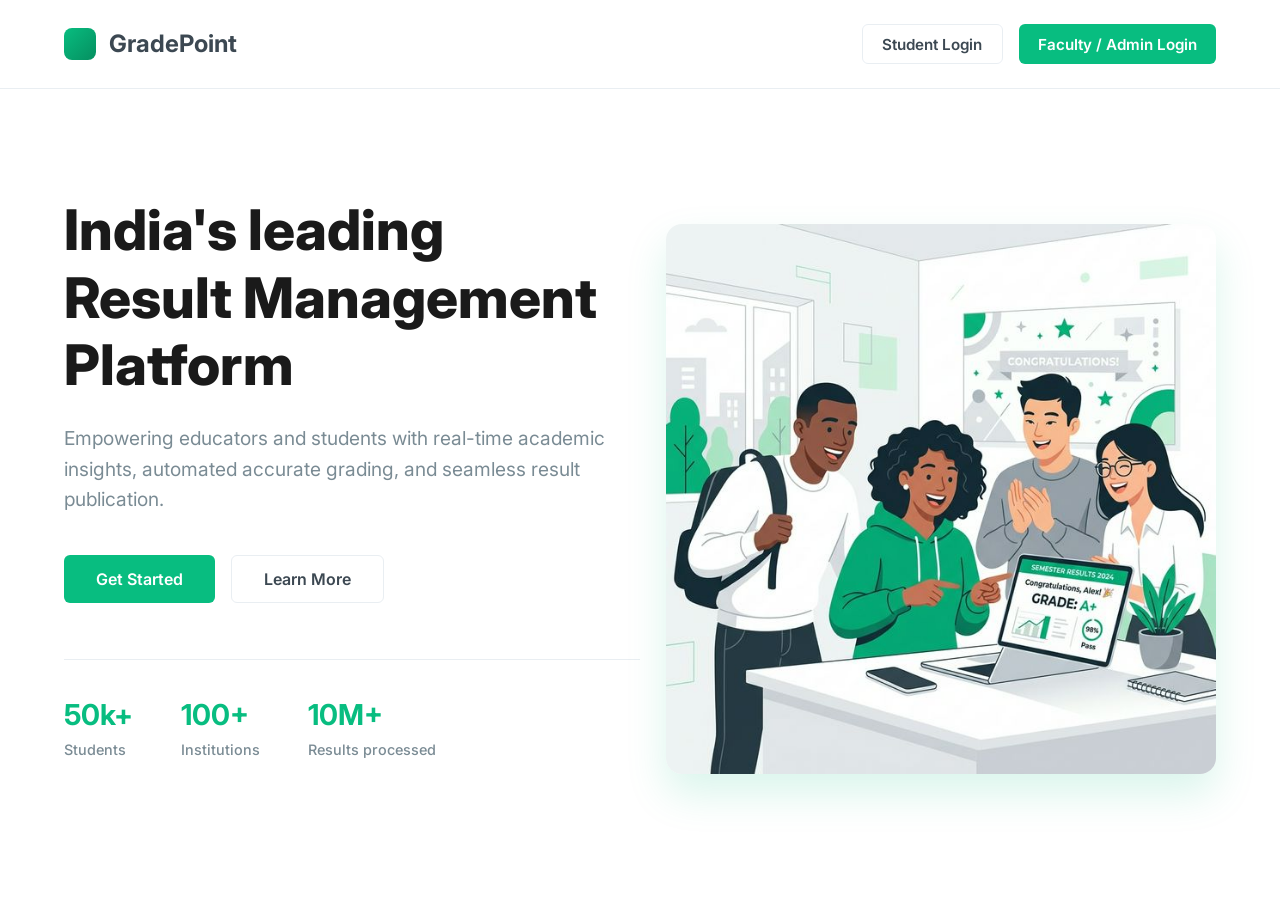
<file: index.html>
<!DOCTYPE html>
<html lang="en">
<head>
    <meta charset="UTF-8">
    <meta name="viewport" content="width=device-width, initial-scale=1.0">
    <title>GradePoint - Student Result Management System</title>
    <link href="https://fonts.googleapis.com/css2?family=Inter:wght@400;500;600;700;800&display=swap" rel="stylesheet">
    <link rel="stylesheet" href="styles.css">
</head>
<body>
    <nav class="navbar">
        <div class="logo">
            <div class="logo-icon"></div>
            <span>GradePoint</span>
        </div>
        <div class="nav-links">
            <button class="btn btn-outline" onclick="openLoginModal('student')">Student Login</button>
            <button class="btn btn-primary" onclick="openLoginModal('staff')">Faculty / Admin Login</button>
        </div>
    </nav>

    <main class="hero">
        <div class="hero-content">
            <h1>India's leading<br>Result Management Platform</h1>
            <p>Empowering educators and students with real-time academic insights, automated accurate grading, and seamless result publication.</p>
            <div class="hero-buttons">
                <button class="btn btn-primary btn-large" onclick="openLoginModal('student')">Get Started</button>
                <button class="btn btn-outline btn-large">Learn More</button>
            </div>
            
            <div class="stats-container">
                <div class="stat-item">
                    <h3>50k+</h3>
                    <p>Students</p>
                </div>
                <div class="stat-item">
                    <h3>100+</h3>
                    <p>Institutions</p>
                </div>
                <div class="stat-item">
                    <h3>10M+</h3>
                    <p>Results processed</p>
                </div>
            </div>
        </div>
        <div class="hero-image">
            <img src="hero_image.png" alt="Students looking at results" class="hero-img-element">
        </div>
    </main>

    <!-- Login Modal -->
    <div class="modal-overlay" id="loginModal">
        <div class="modal">
            <button class="close-btn" onclick="closeLoginModal()">&times;</button>
            <div class="modal-header">
                <h2 id="loginTitle">Login to GradePoint</h2>
                <p>Welcome back! Please enter your details.</p>
            </div>
            <form onsubmit="handleLogin(event)">
                <div class="form-group">
                    <label>Username / ID</label>
                    <input type="text" id="username" placeholder="Enter your ID" required>
                </div>
                <div class="form-group">
                    <label>Password</label>
                    <input type="password" id="password" placeholder="••••••••" required>
                </div>
                <input type="hidden" id="loginRole" value="">
                <button type="submit" class="btn btn-primary btn-block">Login</button>
                <div class="forgot-password">
                    <a href="#">Forgot password?</a>
                </div>
            </form>
        </div>
    </div>
    
    <script src="app.js"></script>
</body>
</html>
</file>
<file: styles.css>
:root {
    --primary-color: #08bd80;
    --primary-hover: #07a670;
    --text-primary: #3c4852;
    --text-secondary: #7a8b94;
    --bg-color: #ffffff;
    --bg-secondary: #f7f8fa;
    --border-color: #e9eef2;
    --shadow-sm: 0 2px 8px rgba(0,0,0,0.06);
    --shadow-md: 0 12px 24px rgba(0,0,0,0.08);
}

* {
    margin: 0;
    padding: 0;
    box-sizing: border-box;
    font-family: 'Inter', sans-serif;
}

body {
    background-color: var(--bg-color);
    color: var(--text-primary);
    line-height: 1.6;
}

/* Navbar */
.navbar {
    display: flex;
    justify-content: space-between;
    align-items: center;
    padding: 1.5rem 5%;
    border-bottom: 1px solid var(--border-color);
    background-color: rgba(255, 255, 255, 0.95);
    position: sticky;
    top: 0;
    z-index: 100;
    backdrop-filter: blur(8px);
}

.logo {
    display: flex;
    align-items: center;
    gap: 0.8rem;
    font-size: 1.5rem;
    font-weight: 700;
    color: var(--text-primary);
}

.logo-icon {
    width: 32px;
    height: 32px;
    background: linear-gradient(135deg, var(--primary-color), #058f60);
    border-radius: 8px;
}

/* Buttons */
.btn {
    padding: 0.6rem 1.2rem;
    border-radius: 6px;
    font-weight: 600;
    font-size: 0.95rem;
    cursor: pointer;
    transition: all 0.2s ease;
    border: none;
    outline: none;
}

.btn-primary {
    background-color: var(--primary-color);
    color: white;
}

.btn-primary:hover {
    background-color: var(--primary-hover);
}

.btn-outline {
    background-color: transparent;
    color: var(--text-primary);
    border: 1px solid var(--border-color);
}

.btn-outline:hover {
    border-color: var(--text-primary);
    background-color: var(--bg-secondary);
}

.btn-large {
    padding: 0.8rem 2rem;
    font-size: 1rem;
}

.btn-block {
    width: 100%;
    padding: 0.8rem;
    font-size: 1rem;
    margin-top: 1rem;
}

.nav-links {
    display: flex;
    gap: 1rem;
}

/* Hero Section */
.hero {
    display: flex;
    align-items: center;
    justify-content: space-between;
    padding: 6rem 5%;
    min-height: calc(100vh - 80px);
}

.hero-content {
    flex: 1;
    max-width: 600px;
}

.hero-content h1 {
    font-size: 3.5rem;
    line-height: 1.2;
    font-weight: 800;
    margin-bottom: 1.5rem;
    color: #1a1a1a;
}

.hero-content p {
    font-size: 1.2rem;
    color: var(--text-secondary);
    margin-bottom: 2.5rem;
}

.hero-buttons {
    display: flex;
    gap: 1rem;
    margin-bottom: 3.5rem;
}

/* Stats */
.stats-container {
    display: flex;
    gap: 3rem;
    border-top: 1px solid var(--border-color);
    padding-top: 2rem;
}

.stat-item h3 {
    font-size: 1.8rem;
    font-weight: 700;
    color: var(--primary-color);
}

.stat-item p {
    font-size: 0.9rem;
    color: var(--text-secondary);
    font-weight: 500;
}

/* Hero Image Element */
.hero-image {
    flex: 1;
    display: flex;
    justify-content: flex-end;
    align-items: center;
}

.hero-img-element {
    width: 100%;
    max-width: 550px;
    height: auto;
    border-radius: 16px;
    box-shadow: 0 20px 40px rgba(8, 189, 128, 0.15);
    object-fit: cover;
    animation: float 6s ease-in-out infinite;
}

@keyframes float {
    0% { transform: translateY(0px); }
    50% { transform: translateY(-15px); }
    100% { transform: translateY(0px); }
}

.mockup-window {
    width: 500px;
    height: 380px;
    background-color: white;
    border-radius: 12px;
    box-shadow: 0 20px 40px rgba(0,0,0,0.1);
    border: 1px solid var(--border-color);
    overflow: hidden;
    display: flex;
    flex-direction: column;
}

.mockup-header {
    height: 48px;
    background-color: #f1f5f9;
    border-bottom: 1px solid var(--border-color);
    display: flex;
    align-items: center;
    padding: 0 1rem;
    gap: 0.5rem;
}

.dot {
    width: 12px;
    height: 12px;
    border-radius: 50%;
}

.red { background-color: #ff5f56; }
.yellow { background-color: #ffbd2e; }
.green { background-color: #27c93f; }

.mockup-body {
    padding: 2rem;
    flex: 1;
    display: flex;
    flex-direction: column;
    gap: 1.5rem;
}

.skeleton-chart {
    height: 120px;
    border-radius: 8px;
    background: linear-gradient(90deg, #f1f5f9 25%, #e2e8f0 50%, #f1f5f9 75%);
    background-size: 200% 100%;
    animation: loading 1.5s infinite;
}

.skeleton-line {
    height: 20px;
    border-radius: 4px;
    background-color: #f1f5f9;
    margin-bottom: 0.8rem;
}

.skeleton-line.short {
    width: 60%;
}

.skeleton-line.flex {
    background: transparent;
    display: flex;
    gap: 1rem;
    margin-top: 1rem;
}

.skeleton-box {
    flex: 1;
    height: 60px;
    border-radius: 8px;
    background-color: #f1f5f9;
}

@keyframes loading {
    to { background-position: -200% 0; }
}

/* Modal */
.modal-overlay {
    position: fixed;
    top: 0;
    left: 0;
    width: 100%;
    height: 100%;
    background-color: rgba(0, 0, 0, 0.4);
    backdrop-filter: blur(4px);
    display: flex;
    justify-content: center;
    align-items: center;
    z-index: 1000;
    opacity: 0;
    visibility: hidden;
    transition: all 0.3s ease;
}

.modal-overlay.active {
    opacity: 1;
    visibility: visible;
}

.modal {
    background-color: white;
    width: 100%;
    max-width: 440px;
    border-radius: 12px;
    padding: 2.5rem;
    box-shadow: var(--shadow-md);
    position: relative;
    transform: translateY(20px);
    transition: all 0.3s ease;
}

.modal-overlay.active .modal {
    transform: translateY(0);
}

.close-btn {
    position: absolute;
    top: 1.2rem;
    right: 1.2rem;
    background: none;
    border: none;
    font-size: 1.5rem;
    color: var(--text-secondary);
    cursor: pointer;
    transition: color 0.2s;
}

.close-btn:hover {
    color: var(--text-primary);
}

.modal-header {
    text-align: center;
    margin-bottom: 2rem;
}

.modal-header h2 {
    font-size: 1.8rem;
    color: var(--text-primary);
    margin-bottom: 0.5rem;
}

.modal-header p {
    color: var(--text-secondary);
    font-size: 0.95rem;
}

.form-group {
    margin-bottom: 1.5rem;
}

.form-group label {
    display: block;
    margin-bottom: 0.5rem;
    font-weight: 500;
    font-size: 0.9rem;
    color: var(--text-primary);
}

.form-group input {
    width: 100%;
    padding: 0.8rem 1rem;
    border: 1px solid var(--border-color);
    border-radius: 6px;
    font-size: 1rem;
    transition: all 0.2s;
    outline: none;
}

.form-group input:focus {
    border-color: var(--primary-color);
    box-shadow: 0 0 0 3px rgba(8, 189, 128, 0.1);
}

.forgot-password {
    text-align: center;
    margin-top: 1.5rem;
}

.forgot-password a {
    color: var(--primary-color);
    text-decoration: none;
    font-size: 0.9rem;
    font-weight: 500;
}

.forgot-password a:hover {
    text-decoration: underline;
}

/* Responsive */
@media (max-width: 900px) {
    .navbar {
        flex-direction: column;
        gap: 1rem;
        padding: 1rem;
    }

    .hero {
        flex-direction: column;
        text-align: center;
        padding-top: 3rem;
    }
    
    .hero-content h1 {
        font-size: 2.5rem;
    }
    
    .hero-content p {
        font-size: 1.1rem;
    }
    
    .hero-buttons {
        justify-content: center;
    }
    
    .stats-container {
        justify-content: center;
        margin-bottom: 3rem;
        flex-wrap: wrap;
    }
    
    .hero-image {
        width: 100%;
        justify-content: center;
    }
    
    .mockup-window {
        width: 100%;
        max-width: 500px;
    }
}
</file>
<file: dashboard.css>
/* Dashboard Layout */
.dashboard-body {
    display: flex;
    height: 100vh;
    overflow: hidden;
    background-color: var(--bg-secondary);
}

.sidebar {
    width: 260px;
    background-color: white;
    border-right: 1px solid var(--border-color);
    display: flex;
    flex-direction: column;
    z-index: 10;
    box-shadow: var(--shadow-sm);
}

.sidebar-header {
    height: 70px;
    display: flex;
    align-items: center;
    padding: 0 1.5rem;
    border-bottom: 1px solid var(--border-color);
    font-weight: 700;
    font-size: 1.2rem;
    gap: 0.8rem;
}

.logo-icon.small {
    width: 24px;
    height: 24px;
}

.sidebar-nav {
    flex: 1;
    padding: 1.5rem 1rem;
    display: flex;
    flex-direction: column;
    gap: 0.5rem;
    overflow-y: auto;
}

.nav-item {
    display: flex;
    align-items: center;
    padding: 0.8rem 1rem;
    color: var(--text-secondary);
    text-decoration: none;
    border-radius: 8px;
    font-weight: 500;
    transition: all 0.2s;
    cursor: pointer;
}

.nav-item:hover, .nav-item.active {
    background-color: #e6f8f1;
    color: var(--primary-color);
}

.sidebar-footer {
    padding: 1.5rem;
    border-top: 1px solid var(--border-color);
}

/* Main Wrapper & Header */
.main-wrapper {
    flex: 1;
    display: flex;
    flex-direction: column;
    overflow: hidden;
}

.top-header {
    height: 70px;
    background-color: white;
    border-bottom: 1px solid var(--border-color);
    display: flex;
    justify-content: space-between;
    align-items: center;
    padding: 0 2rem;
    box-shadow: 0 1px 2px rgba(0,0,0,0.02);
}

.breadcrumb h2 {
    font-size: 1.3rem;
    font-weight: 600;
    color: var(--text-primary);
}

.user-profile {
    display: flex;
    align-items: center;
    gap: 1rem;
}

.user-info {
    display: flex;
    flex-direction: column;
    text-align: right;
}

.user-name {
    font-weight: 600;
    font-size: 0.95rem;
}

.user-role {
    font-size: 0.8rem;
    color: var(--text-secondary);
}

.avatar img {
    width: 40px;
    height: 40px;
    border-radius: 50%;
    border: 2px solid var(--border-color);
}

/* Content Area */
.content-area {
    flex: 1;
    padding: 2rem;
    overflow-y: auto;
}

.view-section {
    display: none;
}

.view-section.active {
    display: block;   
    animation: fadeIn 0.3s ease;
}

@keyframes fadeIn {
    from { opacity: 0; transform: translateY(10px); }
    to { opacity: 1; transform: translateY(0); }
}

/* Cards */
.card {
    background-color: white;
    border-radius: 12px;
    box-shadow: 0 4px 12px rgba(0,0,0,0.03);
    border: 1px solid var(--border-color);
    padding: 1.5rem;
    margin-bottom: 1.5rem;
}

.dashboard-cards {
    display: grid;
    grid-template-columns: repeat(auto-fit, minmax(240px, 1fr));
    gap: 1.5rem;
    margin-bottom: 2rem;
}

.stat-card {
    display: flex;
    align-items: center;
    gap: 1.5rem;
}

.stat-icon {
    width: 60px;
    height: 60px;
    border-radius: 12px;
    background-color: #f1f5f9;
}

.stat-details h3 {
    font-size: 0.9rem;
    color: var(--text-secondary);
    font-weight: 500;
    margin-bottom: 0.3rem;
}

.stat-details h2 {
    font-size: 1.8rem;
    font-weight: 700;
    color: var(--text-primary);
}

/* Activity Items */
.card-header {
    margin-bottom: 1.5rem;
    border-bottom: 1px solid var(--border-color);
    padding-bottom: 1rem;
}

.card-header h3 {
    font-size: 1.1rem;
    font-weight: 600;
}

.activity-item {
    display: flex;
    gap: 1rem;
    margin-bottom: 1.2rem;
}

.activity-dot {
    width: 12px;
    height: 12px;
    border-radius: 50%;
    margin-top: 5px;
    flex-shrink: 0;
}

.activity-dot.green { background-color: var(--primary-color); }
.activity-dot.blue { background-color: #3b82f6; }

.activity-text p {
    font-size: 0.95rem;
    margin-bottom: 0.2rem;
}

.activity-text span {
    font-size: 0.8rem;
    color: var(--text-secondary);
}

/* Tables */
.card-header-actions {
    display: flex;
    justify-content: space-between;
    align-items: center;
    margin-bottom: 1.5rem;
}

.card-header-actions h3 {
    font-size: 1.4rem;
    font-weight: 700;
}

.filters {
    display: flex;
    gap: 1rem;
}

.form-control {
    padding: 0.5rem 0.8rem;
    border: 1px solid var(--border-color);
    border-radius: 6px;
    outline: none;
    font-family: inherit;
    font-size: 0.9rem;
}

.form-control:focus {
    border-color: var(--primary-color);
}

.table-card {
    padding: 0;
    overflow: hidden;
}

.data-table {
    width: 100%;
    border-collapse: collapse;
}

.data-table th, .data-table td {
    padding: 1rem 1.5rem;
    text-align: left;
    border-bottom: 1px solid var(--border-color);
}

.data-table th {
    background-color: #f8fafc;
    font-weight: 600;
    font-size: 0.85rem;
    color: var(--text-secondary);
    text-transform: uppercase;
    letter-spacing: 0.05em;
}

.data-table td {
    font-size: 0.95rem;
}

.data-table tbody tr:hover {
    background-color: var(--bg-secondary);
}

.data-table tbody tr:last-child td {
    border-bottom: none;
}

.badge {
    padding: 0.3rem 0.8rem;
    border-radius: 20px;
    font-size: 0.8rem;
    font-weight: 600;
}

.badge.pass { background-color: #e6f8f1; color: var(--primary-color); }
.badge.fail { background-color: #fee2e2; color: #ef4444; }

/* Marks Entry Table */
.input-table .form-control {
    width: 80px;
}

.table-footer-actions {
    padding: 1.5rem;
    background-color: #f8fafc;
    border-top: 1px solid var(--border-color);
    display: flex;
    justify-content: flex-end;
}

/* Result Card */
.result-header {
    display: flex;
    justify-content: space-between;
    align-items: center;
    margin-bottom: 2rem;
    padding-bottom: 1rem;
    border-bottom: 1px dashed var(--border-color);
}

.result-header h2 {
    font-size: 1.6rem;
    margin-bottom: 0.3rem;
}

.result-header p {
    color: var(--text-secondary);
    font-size: 0.95rem;
}

.result-grade .badge {
    font-size: 1.2rem;
    padding: 0.5rem 1.5rem;
}

.result-table tfoot th {
    background-color: #f1f5f9;
    font-size: 1rem;
    color: var(--text-primary);
}
</file>
